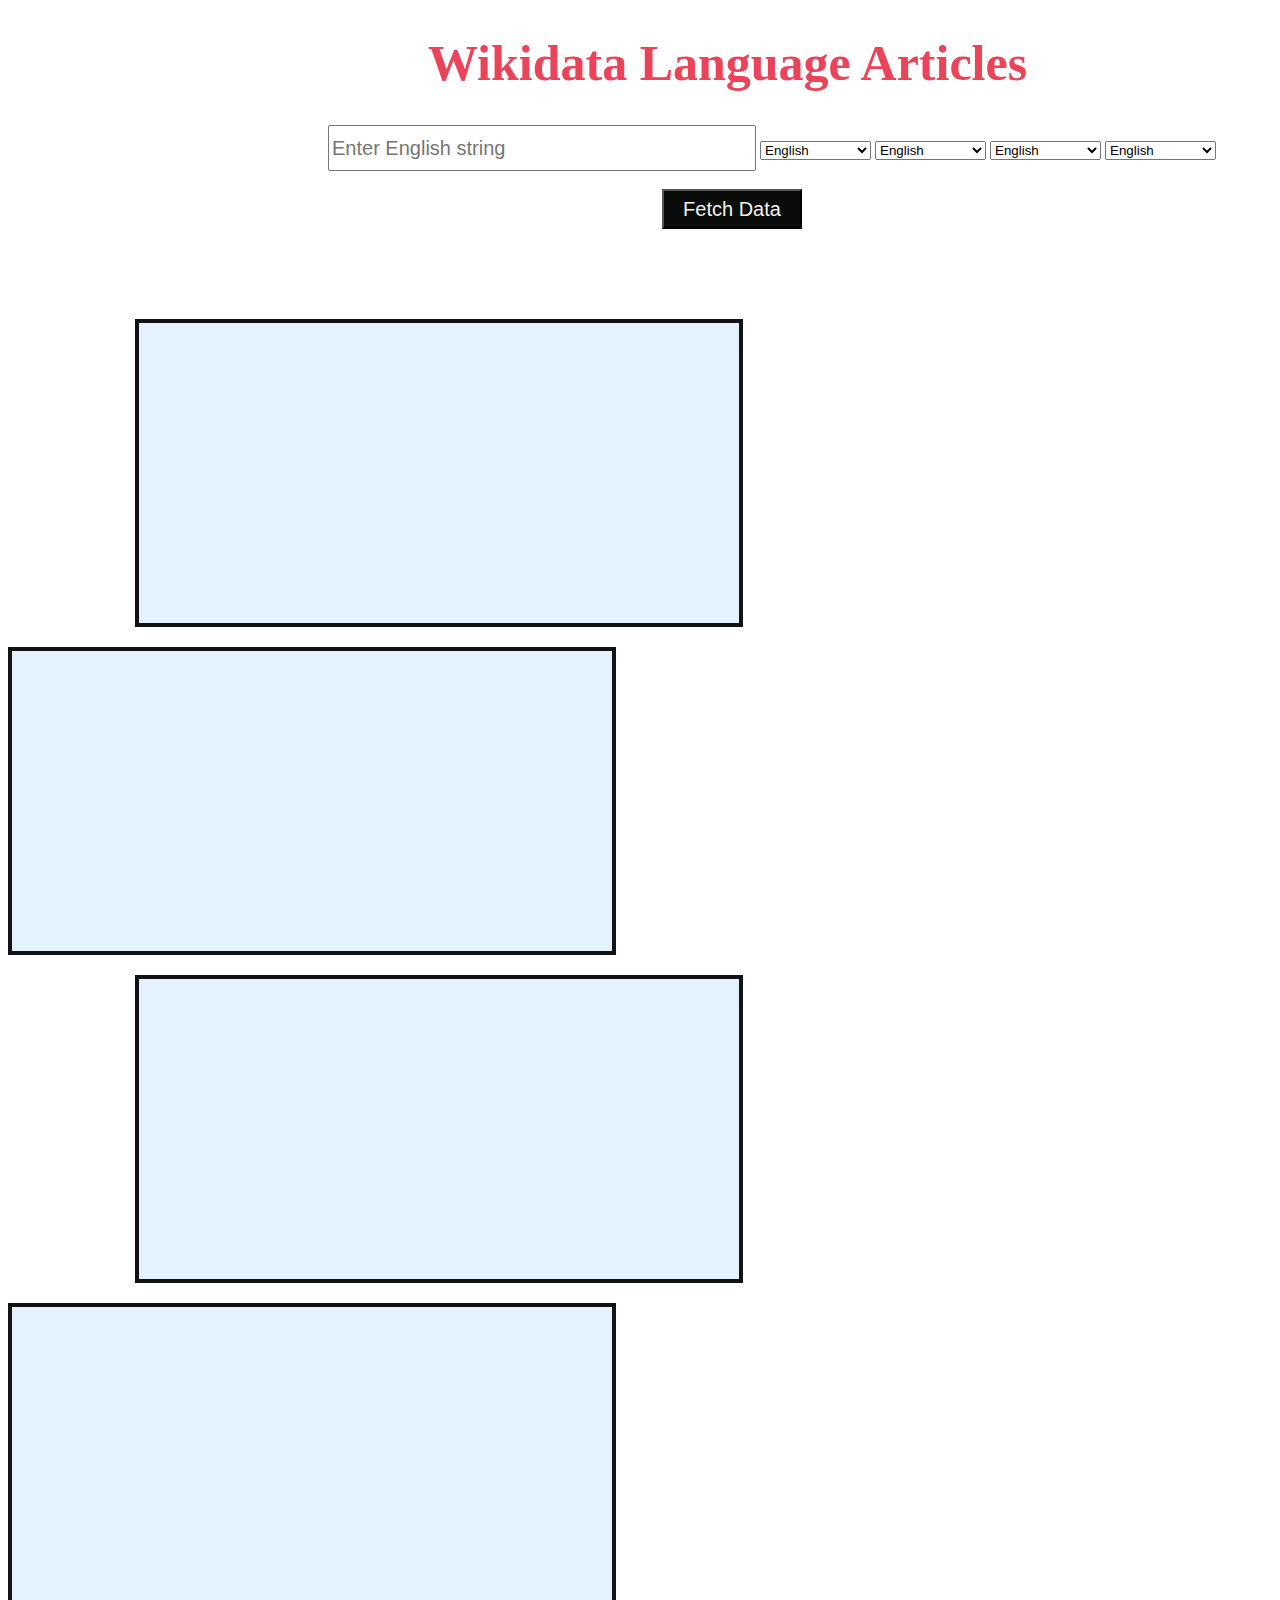
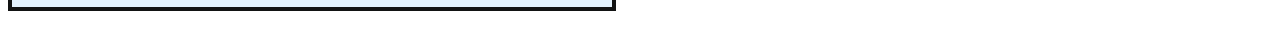
<file: AUTISM/a.html>
<!DOCTYPE html>
<html>
<head>
    <title>Wikidata Language Articles</title>
    <style>
        .frame-container {
            display: flex;
            flex-wrap: wrap;
            justify-content: space-between;
        }
        .frame-container iframe {
            width: 45%;
            height: 200px;
            margin-bottom: 20px;
        }
        .language-frame {
        width: 40%;
        height: 200px; /* Adjust height as needed */
        border: 1px solid #131415;
        border: 4px solid #121313;
        margin-bottom: 20px;
        color:#EA445A ;
        background-color:#e3f2fd;
    }
    </style>
    <script src="https://ajax.googleapis.com/ajax/libs/jquery/3.5.1/jquery.min.js"></script>
</head>
<body>
    <h1 style=" color:#EA445A ; font-size:50px ;margin-left: 420px">Wikidata Language Articles</h1>
    <input type="text" id="inputString" placeholder="Enter English string" style="width: 420px; height: 40px;font-size: 20px;margin-left: 320px">
    <select id="language1">
        <!-- Add options for each language here --><option value="en">English</option>
        <option value="es">Spanish</option>
        <option value="fr">French</option>
        <option value="de">German</option>
        <option value="it">Italian</option>
        <option value="nl">Dutch</option>
        <option value="pl">Polish</option>
        <option value="pt">Portuguese</option>
        <option value="ru">Russian</option>
        <option value="sv">Swedish</option>
        <option value="tr">Turkish</option>
        <option value="ar">Arabic</option>
        <option value="ja">Japanese</option>
        <option value="zh">Chinese</option>
        <option value="hi">Hindi</option>
        <option value="bn">Bengali</option>
        <option value="jv">Javanese</option>
        <option value="mr">Marathi</option>
        <option value="pa">Punjabi</option>
        <option value="ta">Tamil</option>
        <option value="te">Telugu</option>
        <option value="vi">Vietnamese</option>
        <option value="ko">Korean</option>
        <option value="fa">Persian</option>
        <option value="el">Greek</option>
        <option value="he">Hebrew</option>
        <option value="hu">Hungarian</option>
        <option value="ro">Romanian</option>
        <option value="cs">Czech</option>
        <option value="uk">Ukrainian</option>
        <option value="th">Thai</option>
        <option value="fi">Finnish</option>
        <option value="no">Norwegian</option>
        <option value="da">Danish</option>
        <option value="id">Indonesian</option>
        <option value="ms">Malay</option>
        <option value="sw">Swahili</option>
        <option value="af">Afrikaans</option>
        <option value="eu">Basque</option>
        <option value="ca">Catalan</option>
        <option value="eo">Esperanto</option>
        <option value="ga">Irish</option>
        <option value="gd">Scottish Gaelic</option>
    </select>
    <select id="language2">
        <!-- Add options for each language here -->
        <option value="en">English</option>
        <option value="es">Spanish</option>
        <option value="fr">French</option>
        <option value="de">German</option>
        <option value="it">Italian</option>
        <option value="nl">Dutch</option>
        <option value="pl">Polish</option>
        <option value="pt">Portuguese</option>
        <option value="ru">Russian</option>
        <option value="sv">Swedish</option>
        <option value="tr">Turkish</option>
        <option value="ar">Arabic</option>
        <option value="ja">Japanese</option>
        <option value="zh">Chinese</option>
        <option value="hi">Hindi</option>
        <option value="bn">Bengali</option>
        <option value="jv">Javanese</option>
        <option value="mr">Marathi</option>
        <option value="pa">Punjabi</option>
        <option value="ta">Tamil</option>
        <option value="te">Telugu</option>
        <option value="vi">Vietnamese</option>
        <option value="ko">Korean</option>
        <option value="fa">Persian</option>
        <option value="el">Greek</option>
        <option value="he">Hebrew</option>
        <option value="hu">Hungarian</option>
        <option value="ro">Romanian</option>
        <option value="cs">Czech</option>
        <option value="uk">Ukrainian</option>
        <option value="th">Thai</option>
        <option value="fi">Finnish</option>
        <option value="no">Norwegian</option>
        <option value="da">Danish</option>
        <option value="id">Indonesian</option>
        <option value="ms">Malay</option>
        <option value="sw">Swahili</option>
        <option value="af">Afrikaans</option>
        <option value="eu">Basque</option>
        <option value="ca">Catalan</option>
        <option value="eo">Esperanto</option>
        <option value="ga">Irish</option>
        <option value="gd">Scottish Gaelic</option>
    </select>
    <select id="language3">
        <!-- Add options for each language here -->
        <option value="en">English</option>
        <option value="es">Spanish</option>
        <option value="fr">French</option>
        <option value="de">German</option>
        <option value="it">Italian</option>
        <option value="nl">Dutch</option>
        <option value="pl">Polish</option>
        <option value="pt">Portuguese</option>
        <option value="ru">Russian</option>
        <option value="sv">Swedish</option>
        <option value="tr">Turkish</option>
        <option value="ar">Arabic</option>
        <option value="ja">Japanese</option>
        <option value="zh">Chinese</option>
        <option value="hi">Hindi</option>
        <option value="bn">Bengali</option>
        <option value="jv">Javanese</option>
        <option value="mr">Marathi</option>
        <option value="pa">Punjabi</option>
        <option value="ta">Tamil</option>
        <option value="te">Telugu</option>
        <option value="vi">Vietnamese</option>
        <option value="ko">Korean</option>
        <option value="fa">Persian</option>
        <option value="el">Greek</option>
        <option value="he">Hebrew</option>
        <option value="hu">Hungarian</option>
        <option value="ro">Romanian</option>
        <option value="cs">Czech</option>
        <option value="uk">Ukrainian</option>
        <option value="th">Thai</option>
        <option value="fi">Finnish</option>
        <option value="no">Norwegian</option>
        <option value="da">Danish</option>
        <option value="id">Indonesian</option>
        <option value="ms">Malay</option>
        <option value="sw">Swahili</option>
        <option value="af">Afrikaans</option>
        <option value="eu">Basque</option>
        <option value="ca">Catalan</option>
        <option value="eo">Esperanto</option>
        <option value="ga">Irish</option>
        <option value="gd">Scottish Gaelic</option>
    </select>
    <select id="language4">
        <!-- Add options for each language here -->
        <option value="en">English</option>
        <option value="es">Spanish</option>
        <option value="fr">French</option>
        <option value="de">German</option>
        <option value="it">Italian</option>
        <option value="nl">Dutch</option>
        <option value="pl">Polish</option>
        <option value="pt">Portuguese</option>
        <option value="ru">Russian</option>
        <option value="sv">Swedish</option>
        <option value="tr">Turkish</option>
        <option value="ar">Arabic</option>
        <option value="ja">Japanese</option>
        <option value="zh">Chinese</option>
        <option value="hi">Hindi</option>
        <option value="bn">Bengali</option>
        <option value="jv">Javanese</option>
        <option value="mr">Marathi</option>
        <option value="pa">Punjabi</option>
        <option value="ta">Tamil</option>
        <option value="te">Telugu</option>
        <option value="vi">Vietnamese</option>
        <option value="ko">Korean</option>
        <option value="fa">Persian</option>
        <option value="el">Greek</option>
        <option value="he">Hebrew</option>
        <option value="hu">Hungarian</option>
        <option value="ro">Romanian</option>
        <option value="cs">Czech</option>
        <option value="uk">Ukrainian</option>
        <option value="th">Thai</option>
        <option value="fi">Finnish</option>
        <option value="no">Norwegian</option>
        <option value="da">Danish</option>
        <option value="id">Indonesian</option>
        <option value="ms">Malay</option>
        <option value="sw">Swahili</option>
        <option value="af">Afrikaans</option>
        <option value="eu">Basque</option>
        <option value="ca">Catalan</option>
        <option value="eo">Esperanto</option>
        <option value="ga">Irish</option>
        <option value="gd">Scottish Gaelic</option>
    </select><br><br>
    <button onclick="fetchData()" style=" color:#f5f1f2 ; width: 140px; height: 40px;background-color: #090c08;font-size: 20px;margin-left: 654px;">Fetch Data</button><br><br><br><br><br><br>
    <div class="frame-container">
        
        <iframe id="output1" class="language-frame" style="width: 600px; height: 300px;margin-left: 127px;"></iframe>
        <iframe id="output2" class="language-frame" style="width: 600px; height: 300px;margin-right: 50px;"></iframe>
        <iframe id="output3" class="language-frame" style="width: 600px; height: 300px;margin-left: 127px;"></iframe>
        <iframe id="output4" class="language-frame" style="width: 600px; height: 300px;margin-right: 50px;"></iframe>
    </div>

    <script>
        async function fetchData() {
            const inputString = document.getElementById('inputString').value;
            const languages = [
                document.getElementById('language1').value,
                document.getElementById('language2').value,
                document.getElementById('language3').value,
                document.getElementById('language4').value
            ];
            const url = `https://www.wikidata.org/w/api.php?action=wbgetentities&sites=enwiki&titles=${inputString}&props=sitelinks/urls&format=json&origin=*`;
            const response = await fetch(url);
            const data = await response.json();

            for (const entity in data.entities) {
                const sitelinks = data.entities[entity].sitelinks;
                for (const site in sitelinks) {
                    const language = site.replace('wiki', '');
                    if (languages.includes(language)) {
                        const link = sitelinks[site].url;
                        const articleTitle = link.split('/').pop();
                        fetchArticle(articleTitle, language).then(articleContent => {
                            document.getElementById(`output${languages.indexOf(language) + 1}`).srcdoc = `<h2>${language.toUpperCase()}</h2><p>${articleContent}</p>`;
                        });
                    }
                }
            }
        }

        async function fetchArticle(title, lang) {
            const url = `https://${lang}.wikipedia.org/w/api.php?format=json&action=query&prop=extracts&exintro&explaintext&redirects=1&origin=*&titles=${title}`;
            const response = await fetch(url);
            const data = await response.json();
            for (const pageid in data.query.pages) {
                return data.query.pages[pageid].extract;
            }
        }
    </script>
</body>
</html>
</file>
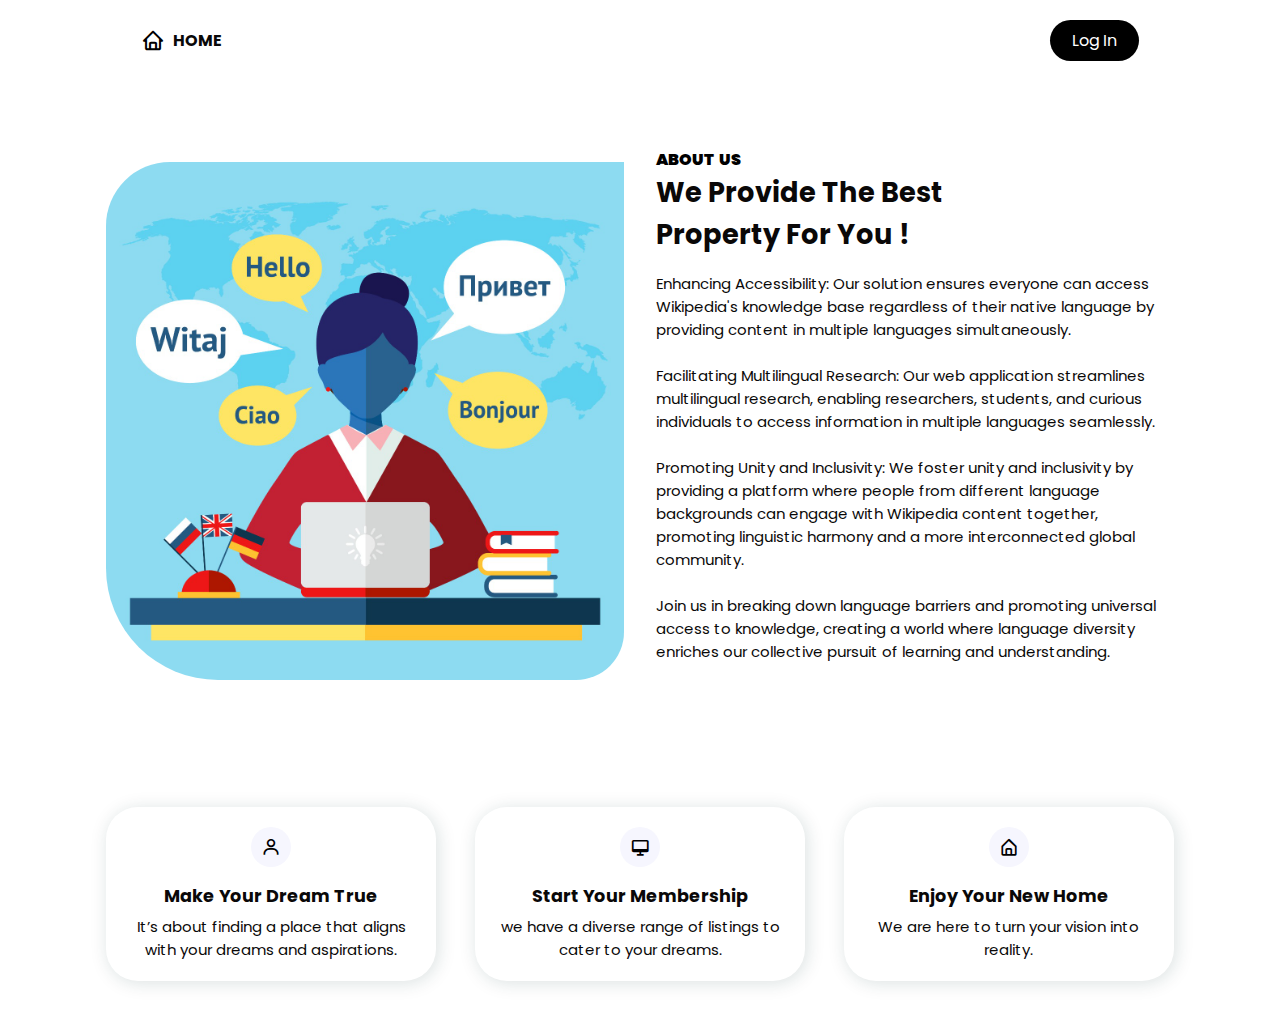
<file: AUTISM/about.html>
<!DOCTYPE html>
<html lang="en">
    <head>
        <meta charset="UTF-8">
        <meta http-equiv="X-UA-Compatible" content="IE=edge">
        <meta name="viewport" content="width=device-width,intial-scale=1.0">
        <title>Log In</title>
        <link rel="stylesheet" href="styl.css">
        
         <link rel="stylesheet"
    href="https://cdn.jsdelivr.net/npm/boxicons@latest/css/boxicons.min.css">
          
    </head>
    <body>
        <header>
            <div class="nav container">
                <a href="index.html" class="logo"><i class='bx bx-home'></i>Home</a>

                <a href="sign-up.html" class="btn">Log In</a>

            </div>
        </header>
    <section class="about container" id="about">
        <div class="about-img">
            <img src="555.jpg" alt="">
        </div>
        <div class="about-text">
            <span ><br><br><br>About Us</span>
            <h2>We Provide The Best <br>Property For You !</h2>
            <p>Enhancing Accessibility: Our solution ensures everyone can access Wikipedia's knowledge base regardless of their native language by providing content in multiple languages simultaneously.

                <br><br>Facilitating Multilingual Research: Our web application streamlines multilingual research, enabling researchers, students, and curious individuals to access information in multiple languages seamlessly.
                
                <br><br>Promoting Unity and Inclusivity: We foster unity and inclusivity by providing a platform where people from different language backgrounds can engage with Wikipedia content together, promoting linguistic harmony and a more interconnected global community.
                
                <br><br>Join us in breaking down language barriers and promoting universal access to knowledge, creating a world where language diversity enriches our collective pursuit of learning and understanding.    </div>

    </section>
    <section class="sales container" id="sales">
        <div class="box">
            <i class='bx bx-user'></i>
            <h3>Make Your Dream True</h3>
            <p>It’s about finding a place that aligns with your dreams and aspirations.</p>
        </div>
        <div class="box">
            <i class='bx bx-desktop'></i>
            <h3>Start Your Membership</h3>
            <p>we have a diverse range of listings to cater to your dreams.</p>
        </div>
        <div>
            <div class="box">
            <i class='bx bx-home-alt'></i>
            <h3>Enjoy Your New Home</h3>
            <p>We are here to turn your vision into reality.</p>
        </div>
    

            
    </section>
</body>
</html>
</file>
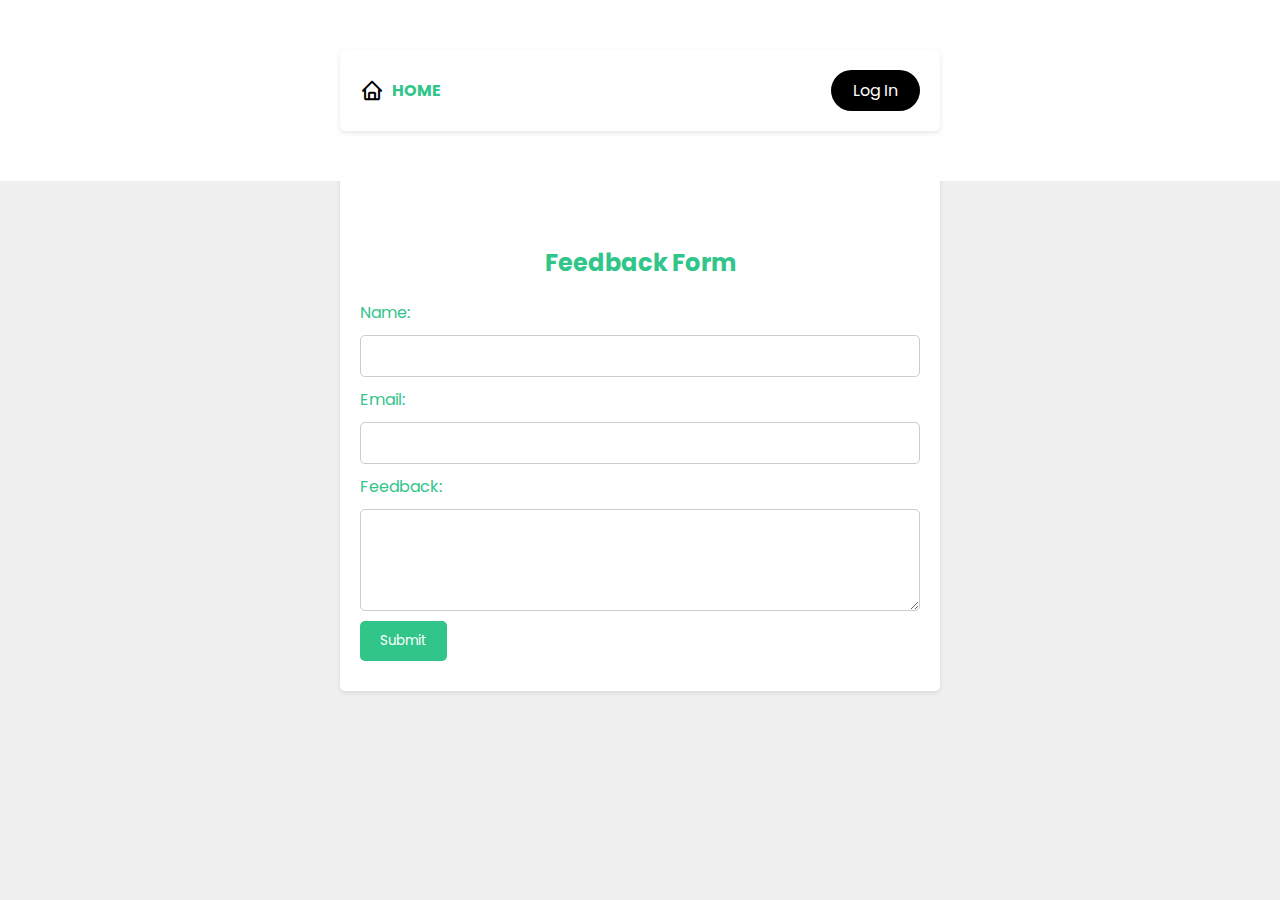
<file: AUTISM/feedback.html>
<!DOCTYPE html>
<html lang="en">
    <head>
        <meta charset="UTF-8">
        <meta http-equiv="X-UA-Compatible" content="IE=edge">
        <meta name="viewport" content="width=device-width,intial-scale=1.0">
        <title>Log In</title>
        <link rel="stylesheet" href="styles.css">
        
         <link rel="stylesheet"
    href="https://cdn.jsdelivr.net/npm/boxicons@latest/css/boxicons.min.css">
          
    </head>
    <body>
        <header>
            <div class="nav container">
                <a href="index.html" class="logo"><i class='bx bx-home'></i>Home</a>

                <a href="sign-up.html" class="btn">Log In</a>

            </div>
        </header>
        <div class="container">
          <h2><br><br><br><br><br>Feedback Form</h2>
          <form action="#" method="post">
              <label for="name">Name:</label>
              <input type="text" id="name" name="name" required>
  
              <label for="email">Email:</label>
              <input type="email" id="email" name="email" required>
  
              <label for="feedback">Feedback:</label>
              <textarea id="feedback" name="feedback" rows="4" required></textarea>
  
              <input type="submit" value="Submit">
          </form>
      </div>
            
        </div>
        </div>
</file>
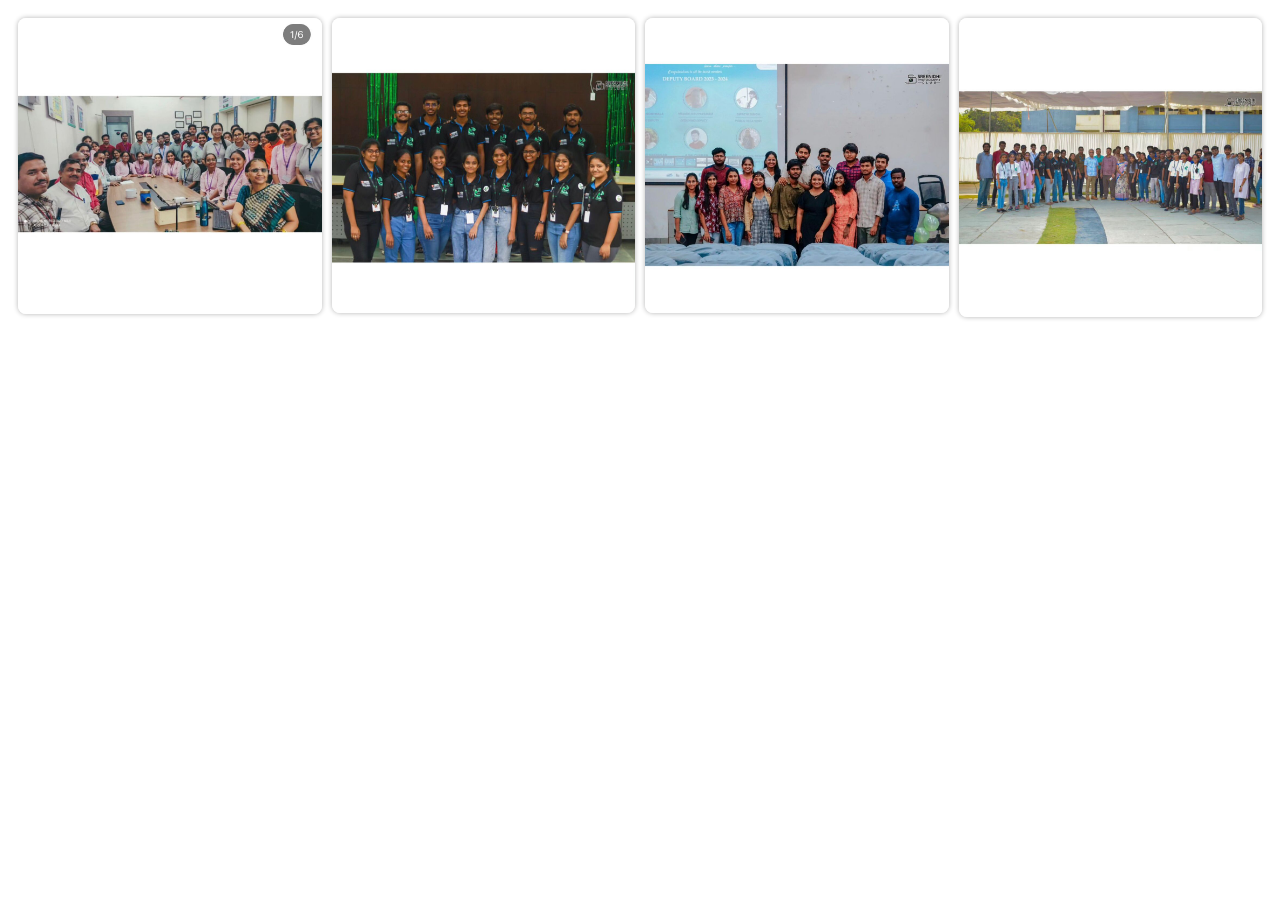
<file: AUTISM/gallery.html>
<!DOCTYPE html>
<html lang="en">
<head>
    <meta charset="UTF-8">
    <meta name="viewport" content="width=device-width, initial-scale=1.0">
    <title>Gallery</title>
    <style>
        /* Style the gallery container */
        .gallery {
            display: grid;
            grid-template-columns: repeat(auto-fit, minmax(250px, 1fr));
            grid-gap: 10px;
            padding: 10px;
        }

        /* Style the gallery images */
        .gallery img {
            width: 100%;
            height: auto;
            border-radius: 8px;
            box-shadow: 0 0 5px rgba(0, 0, 0, 0.3);
        }
    </style>
</head>
<body>
    <div class="gallery">
        <!-- Add your pictures here -->
        <img src="1.jpg" alt="Example 1">
        <img src="2.jpg" alt="Example 2">
        <img src="4.jpg" alt="Example 3">
        <img src="5.jpg" alt="Example 3">
        <!-- Add more images as needed -->
    </div>
</body>
</html>
</file>
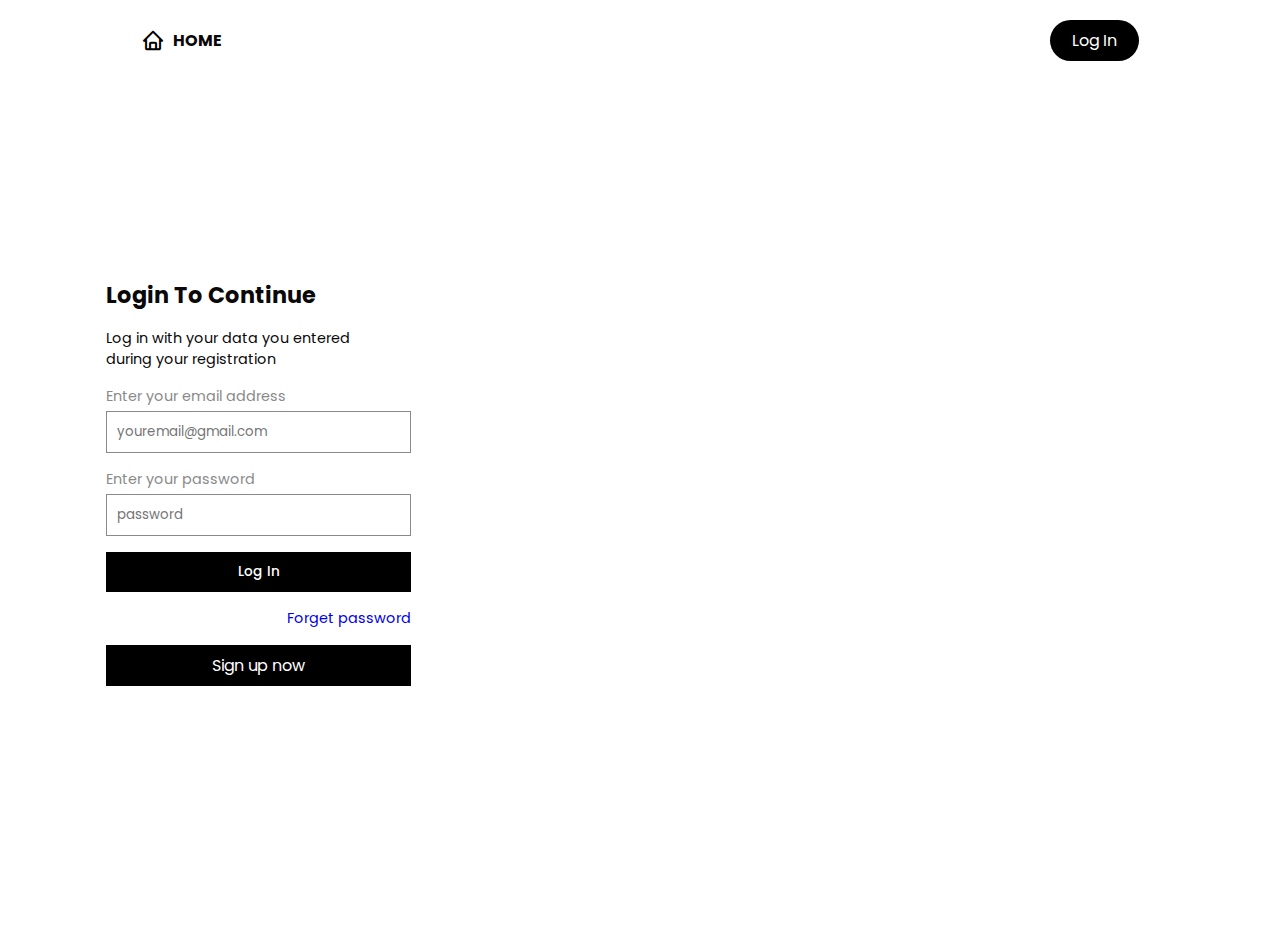
<file: AUTISM/sign-up.html>
<!DOCTYPE html>
<html lang="en">
    <head>
        <meta charset="UTF-8">
        <meta http-equiv="X-UA-Compatible" content="IE=edge">
        <meta name="viewport" content="width=device-width,intial-scale=1.0">
        <title>Log In</title>
        <link rel="stylesheet" href="styl.css">
        
         <link rel="stylesheet"
    href="https://cdn.jsdelivr.net/npm/boxicons@latest/css/boxicons.min.css">
          
    </head>
    <body>
        <header>
            <div class="nav container">
                <a href="index.html" class="logo"><i class='bx bx-home'></i>Home</a>

                <a href="sign-up.html" class="btn">Log In</a>

            </div>
        </header>
        </header>
        <div class="login container">
            <div class="login-container">
                <h2>Login To Continue</h2>
                <p>Log in with your data you entered <br>during your registration</p>
                <form action="">
                    <span>Enter your email address</span>
                    <input type="email" name="" id="" placeholder="youremail@gmail.com" required>
                    <span>Enter your password</span>
                    <input type="password" name="" id="" placeholder="password" required>
                    <input type="submit" value="Log In" class="buttom">
                    <a href="#">Forget password</a>
                </form>
                <a href="sign-up.html" class="btn">Sign up now</a>
            </div>

            
        
        </div>
      
        
        
      
         
        
        
    


    </body>
</html>
</file>
<file: AUTISM/styl.css>
@import url('https://fonts.googleapis.com/css2?family=Poppins:ital,wght@0,300;0,400;0,500;0,600;0,700;1,500&display=swap');
*{
    font-family: 'Poppins', sans-serif;
    margin:0;
    padding:0;
    box-sizing:border-box;
    scroll-behavior: smooth;
    scroll-padding-top: 3rem;
    list-style: none;
    text-decoration: none;
}
#myVideo {
    width: 100%;
    height: 600px; /* Set your desired height for the video */
    object-fit: cover;
    z-index: -100;
}



:root {
    --main-color:black;
    --second-color:#248121b1;
    --text-color:#090b09;
    --bg-color:#fff;
    --box-shadow:2px 2px 18px rgb(14 52 54 / 15%);
}
img{
    width: 100%;
}
body{
    color: var(--text-color);
}
section{
    padding: 4.5rem 0 3rem;
}
.container{
    max-width: 1068px;
    margin-left: auto;
    margin-right: auto;

}
header{
    display: block;
    width: 100%;
    background:var(--bg-color);
    position: fixed;
    top: 0;
    left:0;
    z-index: 100;
}
.nav{
    display:flex;
    align-items: center;
    justify-content: space-between;
    padding:20px 35px;
}
.logo{
    display:flex;
    align-items: center;
    column-gap: 0.5rem;
    font-size: 1rem;
    font-weight: 700;
    color: var(--text-color);
    text-transform: uppercase;
}
.logo .bx{
    font-size: 24px;
    color: var(--main-color);

}
.navbar{
    display: flex;
}
.navbar a{
    padding: 8px 17px;
    color:var(--text-color);
    font-size: 1rem;
    text-transform: uppercase;
    font-weight: 500;
}
.navbar a:hover{
    color: var(--main-color);
}
#menu-icon{
    font-size: 24px;
    cursor: pointer;
    display: none;
}
#menu{
    display: none;
}
.btn{
    padding: 8px 22px;
    background: var(--main-color);
    color: var(--bg-color);
    border-radius: 5rem;
}
.btn:hover{
    background: #EA445A;
}


.login{
    display: grid;
    grid-template-columns: 0.4fr 1fr;
    align-items: center;
    min-height: 100vh;
    margin-top: 2rem;
}
.login-container{
    display: flex;
    flex-direction: column;
    row-gap: 1rem;
}
.login-container h2{
    font-size: 1.4rem;
}
.login-container p{
    font-size: 0.9rem;
}
.login-container form{
    display: flex;
    flex-direction: column;
}
.login-container form span{
    font-size: 0.9rem;
    color: #8a8a8a;
    margin-bottom: 4px;

}
.login-container form input{
    border: 1px solid #8a8a8a;
    outline: none;
    padding: 10px;
    margin-bottom: 1rem;
    background:var(--bg-color);
}
.login-container form .buttom{
    outline: none;
    border: none;
    background: var(--main-color);
    color: var(--bg-color);
    font-size: 0.85rem;
    font-weight: 500;
}
.login-container form .buttom:hover{
    background:#EA445A;
}
.login-container form a{
    font-size: 0.9rem;
    text-align: right;
}
.login-container .btn{
    border-radius: 0;
    text-align: center;
}
@media (max-width: 1080px){
    .container{
        margin-left: 1rem;
        margin-right: 1rem;
    }
}
@media (max-width:880px){
    section{
        padding: 4rem 0 3rem;
    }
    .properties-container{
        grid-template-columns: repeat(auto-fit,minmax(200px,auto));
        gap: 1rem;
        padding: 0 10px;
    }
    .footer-container{
        grid-template-columns: repeat(auto-fit,minmax(200px,auto));
        gap: 1rem;
    }
    .login{
        grid-template-columns: 0.6fr 1fr;
    }
}
@media (max-width:768px){
    .nav{
        padding: 10px 0;
    }
    #menu-icon{
        display: initial;
    }
    .navbar{
        position: absolute;
        top: 100%;
        right: 0;
        left: 0;
        display: flex;
        flex-direction: column;
        background: var(--second-color);
        text-align: center;
        clip-path: circle(0% at 100% 1%);
        transition: 0.6sec;
    }
    .navbar a{
        display: block;
        margin: 1rem;
        padding: 20px;
        color: var(--bg-color);
    }
    .navbar a:hover{
        background: var(--main-color);
        color: var(--bg-color);
        transition: 0.2sec;
    }

#menu:checked ~ .navbar{
    clip-path: circle(144% at 100% 1%);
}
.about-text span{
    font-size: 0.9rem;
}
.about-text h2,
.heading h2,
.newsletter{
    font-size: 1.4rem;
}
}
@media (max-width:638px) {
    .about-text{
        text-align: center;
    }
    .about-img{
        order: 2;
    }
    .login{
        grid-template-columns: 0.8fr 1fr;
    }
    .login{
        margin-top: 3rem;
    }
}
@media(max-width:572px){
    .image{
       
        height: 500px;
        width: 200px;
    }
    .login{
        justify-content: center;
        grid-template-columns: 1fr;
    }
}
@media(max-width:442px){
    .home-text{
        padding-left: 14px;
    }
    .home-text h1{
        font-size: 1.7rem;
    }
    .about-text h2,
    .heading h2,
    .newsletter h2 {
       font-size: 1.2rem;
    }
    .properties-container{
        padding: 0;
    }
    .newsletter #email-box{
        width: 100px;
    }
}






#footer{
    background: url(assets/footer.jpeg);
    background-size: contain;
    background-position: bottom;
    background-attachment: fixed;
}

#footer .row{
    background-color: rgba(0, 0, 0, 0.8);
}

#footer .row h4{
    margin: 20px 10px;
    color: white;
}


#footer .link a{
    text-decoration: none;
    color: white;
    display: block;
    padding: 5px 8px;
    margin: 5px;
    transition: all .5s ease;
}

#footer .link a:hover{
    color: #EA445A;
    transform: scale(1.10);
}

#footer .f_contact a{
    color: white;
    text-decoration: none;
    font-size: 1.1rem;
    display: block;
    margin: 15px;
}

@media screen and (max-width: 400px) {
  #navbarNav li {
    margin: auto;
  }

  .top_carousel .carousel-item img {
    margin: 40px 0;
  }

  .top_carousel .carousel-item h1 {
    font-size: 1rem;
  }

  .top_carousel .carousel-item h5 {
    font-size: 0.7rem;
  }

  #welcome .offset-md-2 {
    background: none;
  }

  #achieve h1 {
    font-size: 1.5rem;
  }

  .count_div p {
    font-size: 1rem;
  }

  #volunteer {
    background: none;
  }

  #help {
    background: none;
  }

  #hh_img2 img{
    margin: 0;
    margin-bottom: 20px;
  }

  #helping_hand:hover #hh_img2 img{
    transform: scale(0.90);
  }

  #footer{
    background-size: cover;
    background-repeat: no-repeat;
  }

}


/**about*/
@import url('https://fonts.googleapis.com/css2?family=Poppins:ital,wght@0,300;0,400;0,500;0,600;0,700;1,500&display=swap');
*{
    font-family: 'Poppins', sans-serif;
    margin:0;
    padding:0;
    box-sizing:border-box;
    scroll-behavior: smooth;
    scroll-padding-top: 3rem;
    list-style: none;
    text-decoration: none;
}



:root {
    --main-color:black;
    --second-color:#EA445A;
    --text-color:#0a0808;
    --bg-color:#fff;
    --box-shadow:2px 2px 18px rgb(14 52 54 / 15%);
}
img{
    width: 100%;
}
body{
    color: var(--text-color);
}
section{
    padding: 4.5rem 0 3rem;
}
.container{
    max-width: 1068px;
    margin-left: auto;
    margin-right: auto;

}
header{
    display: block;
    width: 100%;
    background:var(--bg-color);
    position: fixed;
    top: 0;
    left:0;
    z-index: 100;
}
.nav{
    display:flex;
    align-items: center;
    justify-content: space-between;
    padding:20px 35px;
}
.logo{
    display:flex;
    align-items: center;
    column-gap: 0.5rem;
    font-size: 1rem;
    font-weight: 700;
    color: var(--text-color);
    text-transform: uppercase;
}
.logo .bx{
    font-size: 24px;
    color: var(--main-color);

}
.navbar{
    display: flex;
}
.navbar a{
    padding: 8px 17px;
    color:var(--text-color);
    font-size: 1rem;
    text-transform: uppercase;
    font-weight: 500;
}
.navbar a:hover{
    color: var(--main-color);
}
#menu-icon{
    font-size: 24px;
    cursor: pointer;
    display: none;
}
#menu{
    display: none;
}
.btn{
    padding: 8px 22px;
    background: var(--main-color);
    color: var(--bg-color);
    border-radius: 5rem;
}
.btn:hover{
    background: #EA445A;
}
.home{
    margin-top: 5rem;
    background: url(1.jpeg);
    background-repeat: no-repeat;
    background-size: cover;
    background-position: center;
    height: 440px;
    border-radius: 1.5rem;
    display: flex;
    align-items: center;
}
.home-text{
    padding-left: 35px;
}
.home-text h1{
    color:var(--bg-color);
    font-size: 2rem;
    margin-bottom: 1rem;
}
.about{
    display: grid;
    grid-template-columns: repeat(auto-fit,minmax(18rem,auto));
    gap: 2rem;
}
.about-img img {
    border-radius: 4rem 0 3rem 7rem;
    margin-top: 90px;

}
.about-text span{
    font-size: 1000;
    text-transform: uppercase;
    font-size: 1000;
    text-transform: uppercase;
    font-weight: 1000;
    color: var(--main-color);
}
.about-text h2{
    font-size: 1.7rem;
}
.about-text p{
    font-size: 0.938rem;
    margin: 1rem 0 1rem;
}
.sales{
    display: grid;
    grid-template-columns: repeat(auto-fit,minmax(240px,auto));
    gap: 2.4rem;
}
.sales .box{
    padding: 20px;
    background: var(--bg-color);
    box-shadow: var(--box-shadow);
    text-align: center;
    border-radius: 2rem;
}
.sales .box:hover{
     background: var(--main-color);
     color: var(--bg-color);
     transition: 0.4s all linear;
}
.sales .box .bx{
    padding: 10px;
    border-radius: 50%;
    background: #f6f6fe;
    color: var(--main-color);
    font-size: 20px;
}
.sales .box h3{
    font-size: 1.1rem;
    margin: 1rem 0 0.4rem;
}
.sales .box p{
    font-size: 00.938rem;
}
.heading{
    text-align: center;
    margin-bottom: 2rem;
}
.heading span{
    font-weight: 500;
    color: var(--main-color);
}
.heading h2{
    font-size: 1.7rem;
}
.heading p{
    font-size: 0.938rem;

}
</file>
<file: AUTISM/styles.css>
@import url('https://fonts.googleapis.com/css2?family=Poppins:ital,wght@0,300;0,400;0,500;0,600;0,700;1,500&display=swap');
*{
    font-family: 'Poppins', sans-serif;
    margin:0;
    padding:0;
    box-sizing:border-box;
    scroll-behavior: smooth;
    scroll-padding-top: 3rem;
    list-style: none;
    text-decoration: none;
}



:root {
    --main-color:black;
    --second-color:#31c58a;
    --text-color:#31c58a;
    --bg-color:#fff;
    --box-shadow:2px 2px 18px rgb(14 52 54 / 15%);
}
img{
    width: 100%;
}
body{
    color: var(--text-color);
}
section{
    padding: 4.5rem 0 3rem;
}
.container{
    max-width: 1068px;
    margin-left: auto;
    margin-right: auto;

}
header{
    display: block;
    width: 100%;
    background:var(--bg-color);
    position: fixed;
    top: 0;
    left:0;
    z-index: 100;
}
.nav{
    display:flex;
    align-items: center;
    justify-content: space-between;
    padding:20px 35px;
}
.logo{
    display:flex;
    align-items: center;
    column-gap: 0.5rem;
    font-size: 1rem;
    font-weight: 700;
    color: var(--text-color);
    text-transform: uppercase;
}
.logo .bx{
    font-size: 24px;
    color: var(--main-color);

}
.navbar{
    display: flex;
}
.navbar a{
    padding: 8px 17px;
    color:var(--text-color);
    font-size: 1rem;
    text-transform: uppercase;
    font-weight: 500;
}
.navbar a:hover{
    color: var(--main-color);
}
#menu-icon{
    font-size: 24px;
    cursor: pointer;
    display: none;
}
#menu{
    display: none;
}
.btn{
    padding: 8px 22px;
    background: var(--main-color);
    color: var(--bg-color);
    border-radius: 5rem;
}
.btn:hover{
    background: #31c58a;
}
.home{
    margin-top: 5rem;
    background: url(1.jpeg);
    background-repeat: no-repeat;
    background-size: cover;
    background-position: center;
    height: 440px;
    border-radius: 1.5rem;
    display: flex;
    align-items: center;
}
.home-text{
    padding-left: 35px;
}
.home-text h1{
    color:var(--bg-color);
    font-size: 2rem;
    margin-bottom: 1rem;
}
.about{
    display: grid;
    grid-template-columns: repeat(auto-fit,minmax(18rem,auto));
    gap: 2rem;
}
.about-img img {
    border-radius: 3rem 0 3rem 3rem;

}
.about-text span{
    font-size: 1rem;
    text-transform: uppercase;
    font-size: 1rem;
    text-transform: uppercase;
    font-weight: 500;
    color: var(--main-color);
}
.about-text h2{
    font-size: 1.7rem;
}
.about-text p{
    font-size: 0.938rem;
    margin: 1rem 0 1rem;
}
.sales{
    display: grid;
    grid-template-columns: repeat(auto-fit,minmax(240px,auto));
    gap: 2.4rem;
}
.sales .box{
    padding: 20px;
    background: var(--bg-color);
    box-shadow: var(--box-shadow);
    text-align: center;
    border-radius: 2rem;
}
.sales .box:hover{
     background: var(--main-color);
     color: var(--bg-color);
     transition: 0.4s all linear;
}
.sales .box .bx{
    padding: 10px;
    border-radius: 50%;
    background: #f6f6fe;
    color: var(--main-color);
    font-size: 20px;
}
.sales .box h3{
    font-size: 1.1rem;
    margin: 1rem 0 0.4rem;
}
.sales .box p{
    font-size: 00.938rem;
}
.heading{
    text-align: center;
    margin-bottom: 2rem;
}
.heading span{
    font-weight: 500;
    color: var(--main-color);
}
.heading h2{
    font-size: 1.7rem;
}
.heading p{
    font-size: 0.938rem;

}
.properties{
    background: #fbfbfb;
    border-radius: 2rem;
}
.properties-container{
    display: grid;
    grid-template-columns: repeat(auto-fit,minmax(240px,auto));
    gap: 3rem;
    padding: 0 50px;
}
.properties-container .box{
    background: var(--bg-color);
    padding: 10px;
    border-radius: 1rem;
    box-shadow: var(--box-shadow);

}
.properties-container .box:hover{
    transform: translateY(-10px);
    transition: 0.5s;
}
.properties-container .box img{
    border-radius: 1rem;
    height: 220px;
    object-fit: cover;
    object-position: center;
}
.properties-container.box h3{
    font-size: 1rem;
    font-weight: 600;
    float: right;
}
.properties-container .box .content{
    display: flex;
    justify-content: space-between;
    margin-top: 2rem;

}
.properties-container .box .content .text h3{
    font-weight: 500;
}
.properties-container .box .content .text p{
    font-size: 0.8rem;
}
.properties-container .box .content .icon {
    display: flex;
    align-items: center;
    column-gap: 1rem;
}
.properties-container .box .content .icon .bx{
    display: flex;
    align-items: center;
    font-size: 20px;
    font-weight: 500;

}
.properties-container .box .content .icon span{
    font-size: 20px;
    font-weight: 500;
    margin-left: 4px;
}
.newsletter{
    display: flex;
    flex-direction: column;
    align-items: center;
    row-gap: 2rem;
    justify-content: center;
    text-align: center;
}
.newsletter h2{
    font-size: 1.7rem;
}
.newsletter form{
    background: var(--bg-color);
    box-shadow: var(--box-shadow);
    padding: 6px 10px;
    border-radius: 5rem;
}
.newsletterform input{
    border: none;
    outline: none;
    font-size: 1rem;
}
.newsletter#email-box{
    width:280px;
}
.newsletter .btn{
    padding: 12px 34px;
    font-weight: 500;
    text-transform: uppercase;
}
.footer{
    background-color: var(--main-color);
    color: var(--bg-color);
    border-radius: 5rem 0 0 0;
}
.footer-container{
    display: grid;
    grid-template-columns: repeat(auto-fit,minmax(240px,auto));
    gap: 2rem;
}
.footer-container h2{
    font-size: 1.7rem;
    font-weight: 500;
}
.footer-box{
    display: flex;
    flex-direction: column;
}
.footer-box h3{
    margin-bottom: 1rem;
    font-size: 1rem;
    font-weight: 400;
}.footer-box a{
    font-size: 0.8rem;
    color: var(--bg-color);
    font-weight: 400;
    margin-bottom: 0.5rem;
}
.footer-box a:hover{
    color: var(--text-color);
}
.social a{
    font-size: 20px;
    margin-right: 1rem;
}
.social a:hover {
    color: var(--second-color);
}
.copyright{
    padding: 20px;
    text-align: center;
    color: var(--bg-color);
    background-color: var(--main-color);
}
.login{
    display: grid;
    grid-template-columns: 0.4fr 1fr;
    align-items: center;
    min-height: 100vh;
    margin-top: 2rem;
}
.login-container{
    display: flex;
    flex-direction: column;
    row-gap: 1rem;
}
.login-container h2{
    font-size: 1.4rem;
}
.login-container p{
    font-size: 0.9rem;
}
.login-container form{
    display: flex;
    flex-direction: column;
}
.login-container form span{
    font-size: 0.9rem;
    color: #8a8a8a;
    margin-bottom: 4px;

}
.login-container form input{
    border: 1px solid #8a8a8a;
    outline: none;
    padding: 10px;
    margin-bottom: 1rem;
    background:var(--bg-color);
}
.login-container form .buttom{
    outline: none;
    border: none;
    background: var(--main-color);
    color: var(--bg-color);
    font-size: 0.85rem;
    font-weight: 500;
}
.login-container form .buttom:hover{
    background:#31c58a;
}
.login-container form a{
    font-size: 0.9rem;
    text-align: right;
}
.login-container .btn{
    border-radius: 0;
    text-align: center;
}
@media (max-width: 1080px){
    .container{
        margin-left: 1rem;
        margin-right: 1rem;
    }
}
@media (max-width:880px){
    section{
        padding: 4rem 0 3rem;
    }
    .properties-container{
        grid-template-columns: repeat(auto-fit,minmax(200px,auto));
        gap: 1rem;
        padding: 0 10px;
    }
    .footer-container{
        grid-template-columns: repeat(auto-fit,minmax(200px,auto));
        gap: 1rem;
    }
    .login{
        grid-template-columns: 0.6fr 1fr;
    }
}
@media (max-width:768px){
    .nav{
        padding: 10px 0;
    }
    #menu-icon{
        display: initial;
    }
    .navbar{
        position: absolute;
        top: 100%;
        right: 0;
        left: 0;
        display: flex;
        flex-direction: column;
        background: var(--second-color);
        text-align: center;
        clip-path: circle(0% at 100% 1%);
        transition: 0.6sec;
    }
    .navbar a{
        display: block;
        margin: 1rem;
        padding: 20px;
        color: var(--bg-color);
    }
    .navbar a:hover{
        background: var(--main-color);
        color: var(--bg-color);
        transition: 0.2sec;
    }

#menu:checked ~ .navbar{
    clip-path: circle(144% at 100% 1%);
}
.about-text span{
    font-size: 0.9rem;
}
.about-text h2,
.heading h2,
.newsletter{
    font-size: 1.4rem;
}
}
@media (max-width:638px) {
    .about-text{
        text-align: center;
    }
    .about-img{
        order: 2;
    }
    .login{
        grid-template-columns: 0.8fr 1fr;
    }
    .login{
        margin-top: 3rem;
    }
}
@media(max-width:572px){
    .image{
       
        height: 500px;
        width: 200px;
    }
    .login{
        justify-content: center;
        grid-template-columns: 1fr;
    }
}
@media(max-width:442px){
    .home-text{
        padding-left: 14px;
    }
    .home-text h1{
        font-size: 1.7rem;
    }
    .about-text h2,
    .heading h2,
    .newsletter h2 {
       font-size: 1.2rem;
    }
    .properties-container{
        padding: 0;
    }
    .newsletter #email-box{
        width: 100px;
    }
}


/******************** scrollbar ********************/



img{
    width: 100%;
}
body{
    color: var(--text-color);
}
section{
    padding: 4.5rem 0 3rem;
}
.container{
    max-width: 1068px;
    margin-left: auto;
    margin-right: auto;

}
header{
    display: block;
    width: 100%;
    background:var(--bg-color);
    position: fixed;
    top: 0;
    left:0;
    z-index: 100;
}
.nav{
    display:flex;
    align-items: center;
    justify-content: space-between;
    padding:20px 35px;
}
.logo{
    display:flex;
    align-items: center;
    column-gap: 0.5rem;
    font-size: 1rem;
    font-weight: 700;
    color: var(--text-color);
    text-transform: uppercase;
}
.logo .bx{
    font-size: 24px;
    color: var(--main-color);

}
.navbar{
    display: flex;
}
.navbar a{
    padding: 8px 17px;
    color:var(--text-color);
    font-size: 1rem;
    text-transform: uppercase;
    font-weight: 500;
}
.navbar a:hover{
    color: var(--main-color);
}
#menu-icon{
    font-size: 24px;
    cursor: pointer;
    display: none;
}
#menu{
    display: none;
}
.btn{
    padding: 8px 22px;
    background: var(--main-color);
    color: var(--bg-color);
    border-radius: 5rem;
}
.btn:hover{
    background: #EA445A;
}
.home{
    margin-top: 5rem;
    background: url(1.jpeg);
    background-repeat: no-repeat;
    background-size: cover;
    background-position: center;
    height: 440px;
    border-radius: 1.5rem;
    display: flex;
    align-items: center;
}
.home-text{
    padding-left: 35px;
}
.home-text h1{
    color:var(--bg-color);
    font-size: 2rem;
    margin-bottom: 1rem;
}
.about{
    display: grid;
    grid-template-columns: repeat(auto-fit,minmax(18rem,auto));
    gap: 2rem;
}
.about-img img {
    border-radius: 3rem 0 3rem 3rem;

}
.about-text span{
    font-size: 1rem;
    text-transform: uppercase;
    font-size: 1rem;
    text-transform: uppercase;
    font-weight: 500;
    color: var(--main-color);
}
.about-text h2{
    font-size: 1.7rem;
}
.about-text p{
    font-size: 0.938rem;
    margin: 1rem 0 1rem;
}

/******************** scrollbar ********************/
body {
    font-family: Arial, sans-serif;
    background-color: #f0f0f0;
    margin: 0;
    padding: 0;
}

.container {
    max-width: 600px;
    margin: 50px auto;
    background-color: #fff;
    padding: 20px;
    border-radius: 5px;
    box-shadow: 0 2px 5px rgba(0, 0, 0, 0.1);
}

h2 {
    text-align: center;
}

form {
    margin-top: 20px;
}

label,
input,
textarea {
    display: block;
    margin-bottom: 10px;
}

input[type="text"],
input[type="email"],
textarea {
    width: 100%;
    padding: 10px;
    border: 1px solid #ccc;
    border-radius: 5px;
}

input[type="submit"] {
    background-color: #31c58a;
    color: #fff;
    padding: 10px 20px;
    border: none;
    border-radius: 5px;
    cursor: pointer;
}

input[type="submit"]:hover {
    background-color: #31c58a;
}
</file>
